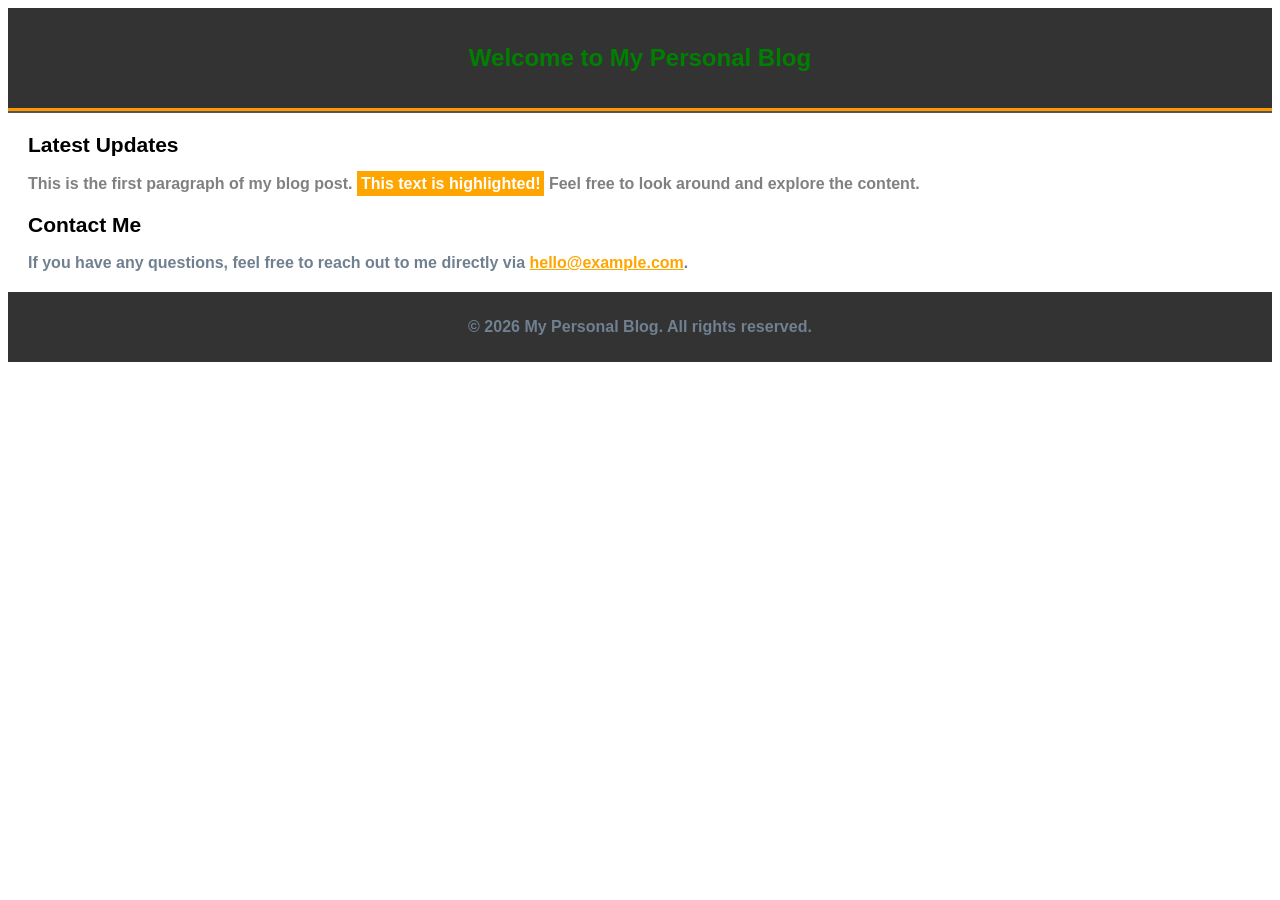
<file: module-01-basics/index.html>
<!DOCTYPE html>
<html lang="en">
<head>
    <meta charset="UTF-8">
    <meta name="viewport" content="width=device-width, initial-scale=1.0">
    <title>Simple Web Page Blog</title>
    <link rel="stylesheet" href="styles.css">

    <style>
        p {
            color: slategray;
            font-size: 16px;
        }
    </style>
</head>
<body>

    <header id="main-header">
        <h1 style="color: blue; font-size: 24px;">Welcome to My Personal Blog</h1>
    </header>

    <main>
        <section>
            <h2>Latest Updates</h2>
            <p style="color: gray;">
                This is the first paragraph of my blog post. <span class="highlight">This text is highlighted!</span> 
                Feel free to look around and explore the content.
            </p>
        </section>

        <section>
            <h2>Contact Me</h2>
            <p>
                If you have any questions, feel free to reach out to me directly via 
                <a href="mailto:hello@example.com">hello@example.com</a>.
            </p>
        </section>
    </main>

    <footer>
        <p>&copy; 2026 My Personal Blog. All rights reserved.</p>
    </footer>

</body>
</html>
</file>
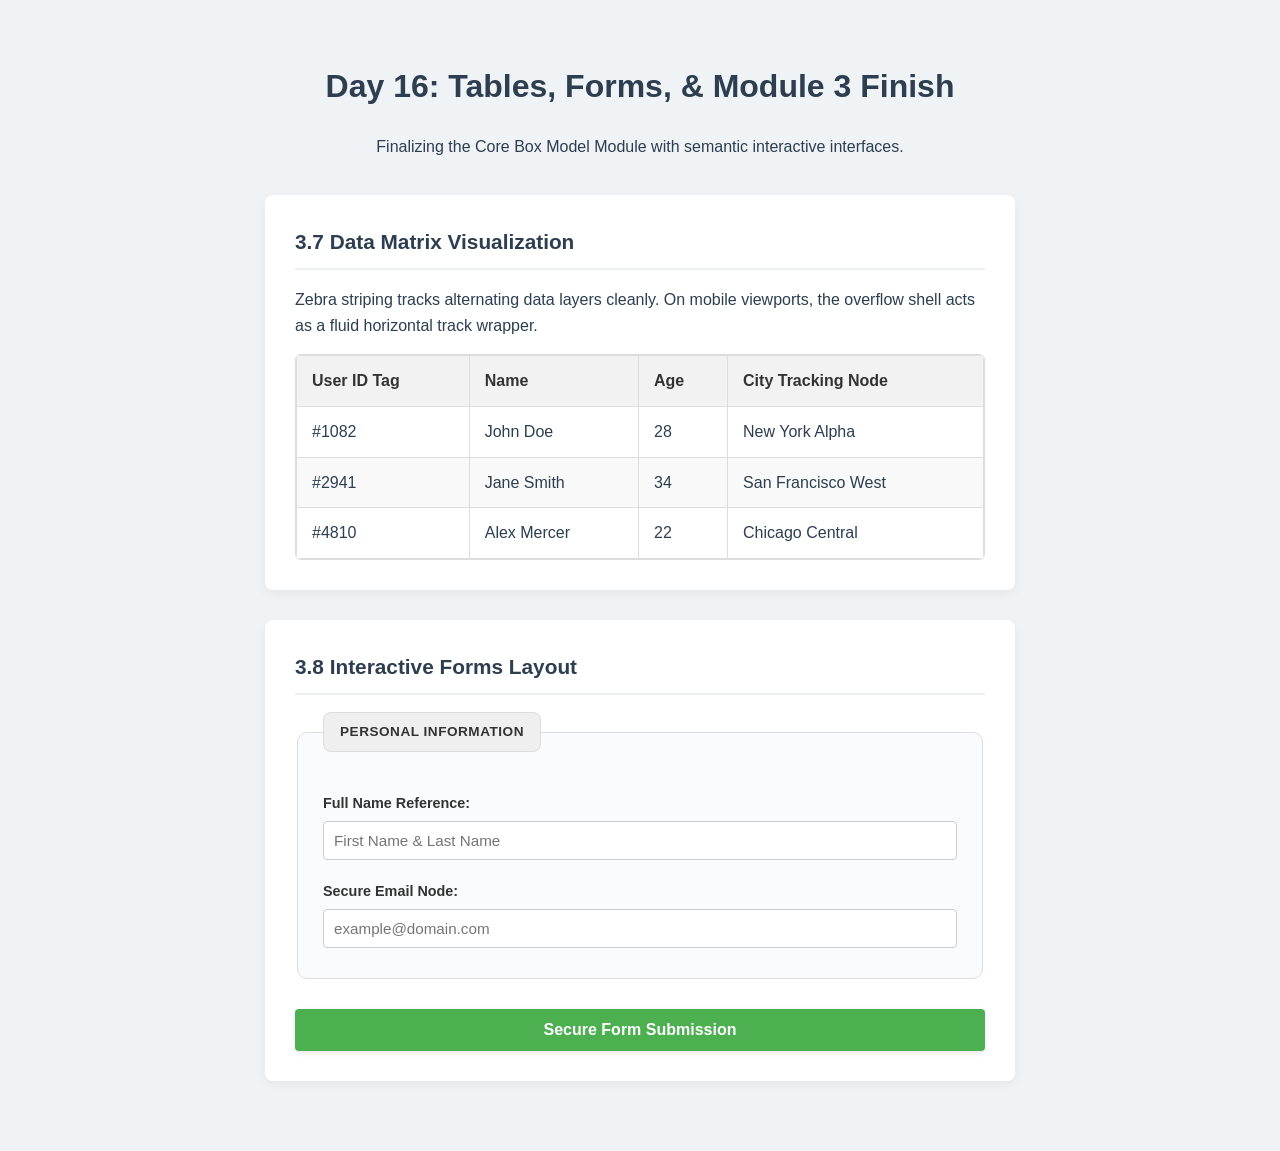
<file: module-03-box model/index.html>
<!DOCTYPE html>
<html lang="en">
<head>
    <meta charset="UTF-8">
    <meta name="viewport" content="width=device-width, initial-scale=1.0">
    <title>Day 16: Customizing Tables &amp; Forms (Module 3 Finish)</title>
    <link rel="stylesheet" href="styles.css">
</head>
<body>

    <main class="dashboard-wrapper">
        <header class="main-header">
            <h1>Day 16: Tables, Forms, &amp; Module 3 Finish</h1>
            <p>Finalizing the Core Box Model Module with semantic interactive interfaces.</p>
        </header>

        <section class="card">
            <h2>3.7 Data Matrix Visualization</h2>
            <p>Zebra striping tracks alternating data layers cleanly. On mobile viewports, the overflow shell acts as a fluid horizontal track wrapper.</p>
            
            <div class="table-container">
                <table class="basic-table responsive-table">
                    <thead>
                        <tr>
                            <th>User ID Tag</th>
                            <th>Name</th>
                            <th>Age</th>
                            <th>City Tracking Node</th>
                        </tr>
                    </thead>
                    <tbody>
                        <tr>
                            <td>#1082</td>
                            <td>John Doe</td>
                            <td>28</td>
                            <td>New York Alpha</td>
                        </tr>
                        <tr>
                            <td>#2941</td>
                            <td>Jane Smith</td>
                            <td>34</td>
                            <td>San Francisco West</td>
                        </tr>
                        <tr>
                            <td>#4810</td>
                            <td>Alex Mercer</td>
                            <td>22</td>
                            <td>Chicago Central</td>
                        </tr>
                    </tbody>
                </table>
            </div>
        </section>

        <section class="card">
            <h2>3.8 Interactive Forms Layout</h2>
            
            <form class="custom-form styled-form" onsubmit="event.preventDefault();">
                <fieldset>
                    <legend>Personal Information</legend>
                    
                    <label for="name">Full Name Reference:</label>
                    <input type="text" id="name" name="name" placeholder="First Name &amp; Last Name">
                    
                    <label for="email">Secure Email Node:</label>
                    <input type="email" id="email" name="email" placeholder="example@domain.com">
                </fieldset>

                <div class="button-spacer"></div>
                <button type="submit" class="submit-button">Secure Form Submission</button>
            </form>
        </section>
    </main>

</body>
</html>
</file>
<file: module-01-basics/styles.css>
/* ==========================================
   Base Styles
   ========================================== */
/* 3. & 4. Sets body font and size */
body {
    font-family: Arial, sans-serif;
    font-size: 14px;
}

/* ==========================================
   Header Styles
   ========================================== */
/* 4. Layout and background for the header */
header {
    background-color: #333333;
    padding: 20px;
    text-align: center;
}

/* 5. ID Selector */
#main-header {
    border-bottom: 3px solid #ff9900;
}

/* ==========================================
   Section Styles
   ========================================== */
/* 4. Margin spacing for sections */
section {
    margin: 20px;
}

/* 5. Element Selector */
h2 {
    color: black;
}

/* 5. Class Selector */
.highlight {
    background-color: orange;
    color: white;
    padding: 4px;
}

/* 5. Attribute Selector (Targets links starting with mailto:) */
a[href^="mailto:"] {
    color: orange;
}

/* 5. Pseudo-class Selector (Hover effect) */
a:hover {
    color: white;
}

/* 5. Pseudo-element Selector */
p::first-line {
    font-weight: bold;
}

/* 5. Combinator Selector (Adjacent sibling: main immediately following header) */
header + main {
    border-top: 2px solid #555555;
}

/* ==========================================
   Footer Styles
   ========================================== */
/* 4. Layout and background for the footer */
footer {
    background-color: #333333;
    padding: 10px;
    text-align: center;
}


/* ==========================================
   6. Cascade and Specificity Demonstration
   ========================================== */

/* This overrides the inline blue style because of !important */
h1 {
    color: green !important;
}

/* This external style is beaten out by both the internal style and the inline style */
p {
    color: red;
}
</file>
<file: module-03-box model/styles.css>
/* ==========================================================================
   DAY 16 LOG: CUSTOMIZING TABLES & FORMS WITH CSS
   ========================================================================== */

body {
  font-family: Arial, sans-serif;
  line-height: 1.6;
  background-color: #f0f3f6;
  color: #2c3e50;
  margin: 0;
  padding: 40px 20px;
  display: flex;
  justify-content: center;
}

.dashboard-wrapper {
  max-width: 750px;
  width: 100%;
}

.main-header {
  text-align: center;
  margin-bottom: 35px;
}

.card {
  background: #ffffff;
  padding: 30px;
  margin-bottom: 30px;
  border-radius: 8px;
  box-shadow: 0 4px 12px rgba(0, 0, 0, 0.05);
}

.card h2 {
  margin-top: 0;
  border-bottom: 2px solid #ecf0f1;
  padding-bottom: 10px;
  font-size: 1.3rem;
  color: #2c3e50;
}

/* --------------------------------------------------------------------------
   3.7 CUSTOMIZING TABLES WITH CSS
   -------------------------------------------------------------------------- */

/* 3.7.4 Responsive Wrapper Fluid Track Shell */
.table-container {
  overflow-x: auto; /* Enables responsive horizontal scroll if layout pinches */
  border: 1px solid #ddd;
  border-radius: 6px;
}

.basic-table {
  width: 100%;
  border-collapse: collapse; /* Collapses multiple border gaps into crisp single lines */
}

.responsive-table {
  min-width: 600px; /* Forces content boundaries to preserve un-crushed readability */
}

.basic-table th, 
.basic-table td {
  border: 1px solid #ddd;
  padding: 12px 15px; /* Clean tracking cells */
  text-align: left;
}

/* Header Cells Layout Layer */
.basic-table th {
  background-color: #f2f2f2;
  color: #333333;
  font-weight: bold;
}

/* 3.7.3 Zebra Striping Rows Alteration Engine */
.basic-table tr:nth-child(even) {
  background-color: #f9f9f9;
}

/* 3.7.3 Hover Cursor Track Interaction */
.basic-table tr:hover {
  background-color: #f1f4f6;
}


/* --------------------------------------------------------------------------
   3.8 CUSTOMIZING FORMS WITH CSS
   -------------------------------------------------------------------------- */

.custom-form {
  max-width: 100%;
  margin: 0 auto;
}

/* 3.8.4 Organizing Fields with Fieldsets & Legends */
fieldset {
  border: 1px solid #ddd;
  border-radius: 10px;
  padding: 25px;
  margin-bottom: 10px;
  background-color: #fafbfc;
}

legend {
  background-color: #efefef;
  border: 1px solid #dcdcdc;
  border-radius: 8px;
  padding: 8px 16px;
  color: #333333;
  text-align: left;
  font-weight: bold;
  font-size: 0.85rem;
  text-transform: uppercase;
  letter-spacing: 0.5px;
}

/* 3.8.2 Text Inputs and Label Blocks */
.custom-form label {
  margin-top: 15px;
  display: block; /* Drops elements down beneath label strings automatically */
  color: #333333;
  font-size: 0.9rem;
  font-weight: bold;
}

/* Target input states exclusively inside the fieldset boundary wrapper */
fieldset input {
  width: 100%;
  padding: 10px;
  margin-top: 6px;
  margin-bottom: 5px;
  border: 1px solid #ccc;
  border-radius: 4px;
  box-sizing: border-box; /* Secures structural padding calculation safety */
  font-size: 0.95rem;
  transition: border-color 0.2s ease;
}

fieldset input:focus {
  border-color: #4CAF50;
  outline: none;
}

/* 3.8.3 Custom Buttons & Spacer Modules */
.button-spacer {
  height: 20px; /* Adjustable gap controller variable separating inputs from submit node */
}

.submit-button {
  width: 100%;
  padding: 12px 15px;
  background-color: #4CAF50;
  color: white;
  border: none;
  border-radius: 4px;
  font-size: 1rem;
  font-weight: bold;
  cursor: pointer;
  box-shadow: 0 2px 5px rgba(0,0,0,0.1);
  transition: background-color 0.2s ease;
}

.submit-button:hover {
  background-color: #45a049; /* Deepening green value shift signaling structural click state */
}
</file>
